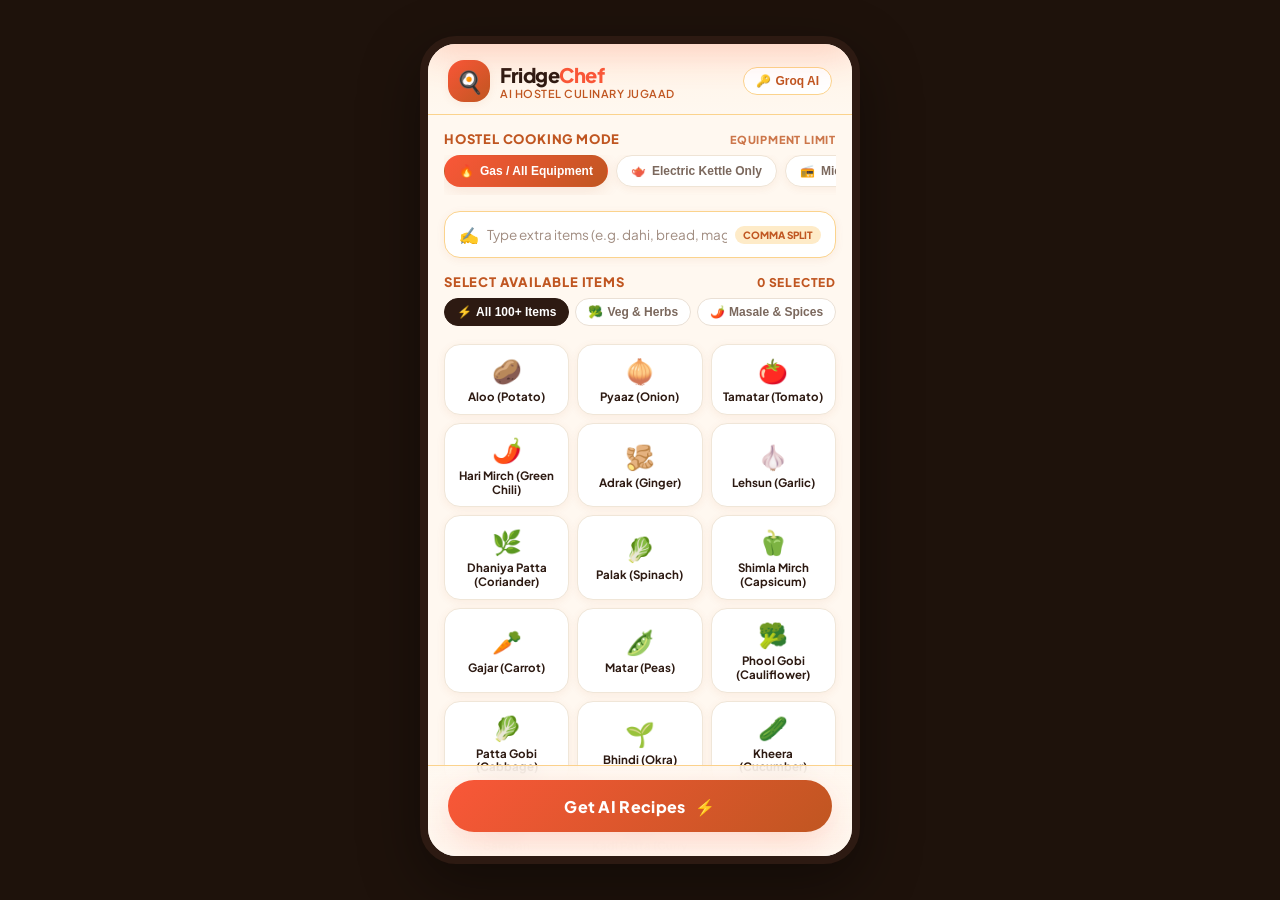
<file: fridgechef-app/index.html>
<!DOCTYPE html>
<html lang="en">
<head>
  <meta charset="UTF-8">
  <meta name="viewport" content="width=device-width, initial-scale=1.0, maximum-scale=1.0, user-scalable=no">
  <title>FridgeChef — AI Student Pantry & Recipe Generator</title>
  <link rel="stylesheet" href="css/style.css">
  <link rel="manifest" href="manifest.json">
  <meta name="theme-color" content="#FFF8F0">
</head>
<body>

  <div class="mobile-app-wrapper">

    <!-- API Key Config Drawer -->
    <div class="api-drawer" id="apiDrawer">
      <h4>⚙️ Groq API Key Settings</h4>
      <p>Using <code>llama-3.1-8b-instant</code>. Leave blank to use our instant offline recipe generator during live hackathon demos!</p>
      <div class="api-input-wrap">
        <input type="password" id="groqKeyInput" placeholder="gsk_..." />
        <button class="save-key-btn" id="saveKeyBtn">Save</button>
      </div>
    </div>

    <!-- App Header -->
    <header class="app-header">
      <div class="brand-wrap">
        <div class="brand-icon">🍳</div>
        <div>
          <div class="brand-title">Fridge<span>Chef</span></div>
          <div class="brand-subtitle">AI Hostel Culinary Jugaad</div>
        </div>
      </div>
      <button class="key-toggle-btn" id="toggleKeyDrawerBtn">
        🔑 <span>Groq AI</span>
      </button>
    </header>

    <!-- Main Scrollable Body -->
    <main class="main-content">

      <!-- Hostel Equipment Mode selector -->
      <div class="section-title">
        <span>Hostel Cooking Mode</span>
        <span style="font-size: 11px; opacity: 0.8;">Equipment Limit</span>
      </div>
      <div class="hostel-mode-bar" id="hostelModeBar">
        <!-- Rendered via JS -->
      </div>

      <!-- Custom Input for comma-separated items -->
      <div class="custom-input-card">
        <div class="custom-input-row">
          <span>✍️</span>
          <input type="text" id="customInput" placeholder="Type extra items (e.g. dahi, bread, maggi)..." />
          <span class="input-badge">Comma Split</span>
        </div>
      </div>

      <!-- Search & Category Filters for 100+ items -->
      <div class="section-title">
        <span>Select Available Items</span>
        <span class="selection-count" id="selectionCount">0 selected</span>
      </div>

      <!-- Category Filter Tabs -->
      <div class="category-tabs" id="categoryTabs">
        <!-- Rendered via JS -->
      </div>

      <!-- 100+ Ingredients Grid -->
      <div class="ingredients-grid-container">
        <div class="ingredients-grid" id="ingredientsGrid">
          <!-- 100+ item chips rendered dynamically -->
        </div>
      </div>

    </main>

    <!-- Sticky Bottom Action Bar -->
    <div class="bottom-action-bar">
      <button class="generate-btn" id="generateBtn">
        <span>Get AI Recipes</span>
        <span>⚡</span>
      </button>
    </div>

    <!-- Recipe Results Modal / Sheet -->
    <div class="recipe-modal-overlay" id="recipeModal">
      <div class="recipe-modal-sheet">
        <div class="sheet-header">
          <div class="sheet-title">🔥 Jugaad Recipes</div>
          <button class="close-sheet-btn" id="closeSheetBtn">✕</button>
        </div>
        <div class="sheet-body" id="recipeSheetBody">
          <!-- Generated recipes populated here -->
        </div>
      </div>
    </div>

  </div>

  <script type="module" src="js/app.js"></script>
</body>
</html>
</file>
<file: fridgechef-app/css/style.css>
/* FridgeChef - Orange & Creme Rust Mobile Aesthetic */
@import url('https://fonts.googleapis.com/css2?family=Plus+Jakarta+Sans:wght@400;500;600;700;800&family=JetBrains+Mono:wght@500;700&display=swap');

:root {
  --bg-creme: #FFF8F0;
  --bg-card: #FFFFFF;
  --bg-card-subtle: #FFF3E6;
  
  --primary-orange: #F95738;
  --primary-orange-hover: #E04426;
  --rust-accent: #C05621;
  --rust-light: #FEEBC8;
  --rust-border: #FBD38D;
  
  --text-dark: #2D1A12;
  --text-muted: #7B685D;
  --text-light: #A08C80;
  
  --shadow-sm: 0 2px 8px rgba(192, 86, 33, 0.08);
  --shadow-md: 0 4px 16px rgba(192, 86, 33, 0.12);
  --shadow-lg: 0 12px 32px rgba(249, 87, 56, 0.2);

  --radius-sm: 10px;
  --radius-md: 16px;
  --radius-lg: 24px;
  --radius-full: 9999px;
  
  --font-main: 'Plus Jakarta Sans', -apple-system, BlinkMacSystemFont, sans-serif;
  --font-mono: 'JetBrains Mono', monospace;
}

* {
  box-sizing: border-box;
  margin: 0;
  padding: 0;
  -webkit-tap-highlight-color: transparent;
}

body {
  font-family: var(--font-main);
  background-color: #1E120B; /* Dark outer backdrop for desktop desktop simulation */
  color: var(--text-dark);
  min-height: 100vh;
  display: flex;
  justify-content: center;
  align-items: center;
  overflow-x: hidden;
}

/* Mobile Frame Wrapper (Mobile Device Only layout) */
.mobile-app-wrapper {
  width: 100%;
  max-width: 440px;
  height: 100vh;
  max-height: 920px;
  background-color: var(--bg-creme);
  position: relative;
  display: flex;
  flex-direction: column;
  box-shadow: 0 20px 60px rgba(0, 0, 0, 0.4);
  overflow: hidden;
}

@media (min-width: 480px) {
  .mobile-app-wrapper {
    height: 92vh;
    border-radius: 36px;
    border: 8px solid #2D1A12;
  }
}

/* Header */
.app-header {
  padding: 16px 20px 12px;
  background: linear-gradient(180deg, #FFF3E6 0%, var(--bg-creme) 100%);
  border-bottom: 1.5px solid var(--rust-border);
  display: flex;
  align-items: center;
  justify-content: space-between;
  z-index: 10;
}

.brand-wrap {
  display: flex;
  align-items: center;
  gap: 10px;
}

.brand-icon {
  width: 42px;
  height: 42px;
  background: linear-gradient(135deg, var(--primary-orange), var(--rust-accent));
  border-radius: var(--radius-md);
  display: flex;
  align-items: center;
  justify-content: center;
  font-size: 22px;
  box-shadow: var(--shadow-sm);
}

.brand-title {
  font-size: 20px;
  font-weight: 800;
  color: var(--text-dark);
  letter-spacing: -0.5px;
}

.brand-title span {
  color: var(--primary-orange);
}

.brand-subtitle {
  font-size: 11px;
  font-weight: 600;
  color: var(--rust-accent);
  text-transform: uppercase;
  letter-spacing: 0.5px;
}

.key-toggle-btn {
  background: #FFFFFF;
  border: 1.5px solid var(--rust-border);
  border-radius: var(--radius-full);
  padding: 6px 12px;
  font-size: 12px;
  font-weight: 700;
  color: var(--rust-accent);
  cursor: pointer;
  display: flex;
  align-items: center;
  gap: 4px;
  transition: all 0.2s ease;
}

.key-toggle-btn:active {
  transform: scale(0.95);
  background: var(--rust-light);
}

/* Main Scrollable Content Area */
.main-content {
  flex: 1;
  overflow-y: auto;
  padding: 16px 16px 120px;
  scroll-behavior: smooth;
}

.main-content::-webkit-scrollbar {
  width: 5px;
}
.main-content::-webkit-scrollbar-thumb {
  background: var(--rust-border);
  border-radius: var(--radius-full);
}

/* Hostel Mode Selector Carousel */
.section-title {
  font-size: 13px;
  font-weight: 800;
  color: var(--rust-accent);
  text-transform: uppercase;
  letter-spacing: 0.8px;
  margin-bottom: 8px;
  display: flex;
  align-items: center;
  justify-content: space-between;
}

.hostel-mode-bar {
  display: flex;
  gap: 8px;
  overflow-x: auto;
  padding-bottom: 8px;
  margin-bottom: 16px;
  scroll-snap-type: x mandatory;
}
.hostel-mode-bar::-webkit-scrollbar {
  display: none;
}

.mode-chip {
  flex: 0 0 auto;
  scroll-snap-align: start;
  background: #FFFFFF;
  border: 1.5px solid #EFE4D6;
  border-radius: var(--radius-full);
  padding: 8px 14px;
  font-size: 12px;
  font-weight: 700;
  color: var(--text-muted);
  display: flex;
  align-items: center;
  gap: 6px;
  cursor: pointer;
  transition: all 0.2s ease;
  box-shadow: var(--shadow-sm);
}

.mode-chip.active {
  background: linear-gradient(135deg, var(--primary-orange), var(--rust-accent));
  color: #FFFFFF;
  border-color: transparent;
  box-shadow: var(--shadow-md);
}

/* Search & Custom Input Box */
.custom-input-card {
  background: #FFFFFF;
  border: 1.5px solid var(--rust-border);
  border-radius: var(--radius-md);
  padding: 12px 14px;
  margin-bottom: 16px;
  box-shadow: var(--shadow-sm);
}

.custom-input-row {
  display: flex;
  align-items: center;
  gap: 8px;
}

.custom-input-row input {
  flex: 1;
  border: none;
  outline: none;
  font-family: var(--font-main);
  font-size: 13.5px;
  font-weight: 600;
  color: var(--text-dark);
  background: transparent;
}

.custom-input-row input::placeholder {
  color: var(--text-light);
  font-weight: 400;
}

.input-badge {
  background: var(--rust-light);
  color: var(--rust-accent);
  font-size: 10px;
  font-weight: 800;
  padding: 3px 8px;
  border-radius: var(--radius-sm);
  text-transform: uppercase;
}

/* Category Filter Tabs */
.category-tabs {
  display: flex;
  gap: 6px;
  overflow-x: auto;
  padding-bottom: 6px;
  margin-bottom: 12px;
}

.category-tabs::-webkit-scrollbar {
  display: none;
}

.tab-btn {
  flex: 0 0 auto;
  background: #FFFFFF;
  border: 1px solid #EAE0D5;
  border-radius: var(--radius-md);
  padding: 6px 12px;
  font-size: 12px;
  font-weight: 700;
  color: var(--text-muted);
  cursor: pointer;
  transition: all 0.2s ease;
  display: flex;
  align-items: center;
  gap: 4px;
}

.tab-btn.active {
  background: var(--text-dark);
  color: #FFFFFF;
  border-color: var(--text-dark);
}

/* Ingredients Grid (100+ items) */
.ingredients-grid-container {
  min-height: 240px;
  margin-bottom: 16px;
}

.ingredients-grid {
  display: grid;
  grid-template-columns: repeat(3, 1fr);
  gap: 8px;
}

.ingredient-chip {
  background: #FFFFFF;
  border: 1.5px solid #F0E6D8;
  border-radius: var(--radius-md);
  padding: 10px 8px;
  display: flex;
  flex-direction: column;
  align-items: center;
  justify-content: center;
  text-align: center;
  gap: 4px;
  cursor: pointer;
  transition: all 0.2s cubic-bezier(0.175, 0.885, 0.32, 1.275);
  user-select: none;
  box-shadow: var(--shadow-sm);
  position: relative;
}

.ingredient-chip:active {
  transform: scale(0.94);
}

.ingredient-chip .item-icon {
  font-size: 24px;
}

.ingredient-chip .item-name {
  font-size: 11.5px;
  font-weight: 700;
  color: var(--text-dark);
  line-height: 1.2;
}

/* Selected Ingredient State */
.ingredient-chip.selected {
  background: linear-gradient(145deg, #FFF0E6 0%, #FFE4D1 100%);
  border: 2px solid var(--primary-orange);
  box-shadow: 0 4px 12px rgba(249, 87, 56, 0.25);
  transform: translateY(-2px);
}

.ingredient-chip.selected::after {
  content: '✓';
  position: absolute;
  top: 4px;
  right: 6px;
  font-size: 10px;
  font-weight: 900;
  color: #FFFFFF;
  background: var(--primary-orange);
  width: 16px;
  height: 16px;
  border-radius: 50%;
  display: flex;
  align-items: center;
  justify-content: center;
}

/* Selected Summary Bar */
.selection-summary {
  background: var(--rust-light);
  border-radius: var(--radius-md);
  padding: 10px 14px;
  margin-bottom: 16px;
  display: flex;
  align-items: center;
  justify-content: space-between;
}

.selection-count {
  font-size: 12px;
  font-weight: 800;
  color: var(--rust-accent);
}

.clear-btn {
  background: transparent;
  border: none;
  font-size: 11px;
  font-weight: 700;
  color: var(--primary-orange);
  cursor: pointer;
  text-decoration: underline;
}

/* Sticky Bottom Action Bar */
.bottom-action-bar {
  position: absolute;
  bottom: 0;
  left: 0;
  right: 0;
  background: linear-gradient(180deg, rgba(255, 248, 240, 0.8) 0%, #FFF8F0 100%);
  backdrop-filter: blur(12px);
  padding: 14px 20px 24px;
  border-top: 1.5px solid var(--rust-border);
  display: flex;
  justify-content: center;
  z-index: 20;
}

.generate-btn {
  width: 100%;
  height: 52px;
  background: linear-gradient(135deg, var(--primary-orange), var(--rust-accent));
  border: none;
  border-radius: var(--radius-full);
  color: #FFFFFF;
  font-family: var(--font-main);
  font-size: 16px;
  font-weight: 800;
  display: flex;
  align-items: center;
  justify-content: center;
  gap: 10px;
  cursor: pointer;
  box-shadow: var(--shadow-lg);
  transition: all 0.2s ease;
  letter-spacing: 0.3px;
}

.generate-btn:active {
  transform: scale(0.97);
  box-shadow: var(--shadow-md);
}

.generate-btn:disabled {
  opacity: 0.6;
  cursor: not-allowed;
}

/* Recipe Results Overlay / Container */
.recipe-modal-overlay {
  position: absolute;
  inset: 0;
  background: rgba(45, 26, 18, 0.85);
  backdrop-filter: blur(8px);
  z-index: 50;
  display: flex;
  flex-direction: column;
  justify-content: flex-end;
  opacity: 0;
  pointer-events: none;
  transition: opacity 0.3s ease;
}

.recipe-modal-overlay.open {
  opacity: 1;
  pointer-events: auto;
}

.recipe-modal-sheet {
  background: var(--bg-creme);
  border-radius: 28px 28px 0 0;
  height: 92%;
  display: flex;
  flex-direction: column;
  overflow: hidden;
  transform: translateY(100%);
  transition: transform 0.3s cubic-bezier(0.175, 0.885, 0.32, 1.2);
}

.recipe-modal-overlay.open .recipe-modal-sheet {
  transform: translateY(0);
}

.sheet-header {
  padding: 16px 20px;
  background: #FFFFFF;
  border-bottom: 1.5px solid var(--rust-border);
  display: flex;
  align-items: center;
  justify-content: space-between;
}

.sheet-title {
  font-size: 18px;
  font-weight: 800;
  color: var(--text-dark);
}

.close-sheet-btn {
  background: var(--rust-light);
  border: none;
  width: 32px;
  height: 32px;
  border-radius: 50%;
  font-size: 16px;
  font-weight: 800;
  color: var(--rust-accent);
  cursor: pointer;
  display: flex;
  align-items: center;
  justify-content: center;
}

.sheet-body {
  flex: 1;
  overflow-y: auto;
  padding: 16px;
}

/* Recipe Cards */
.recipe-card {
  background: #FFFFFF;
  border: 1.5px solid var(--rust-border);
  border-radius: var(--radius-lg);
  padding: 16px;
  margin-bottom: 16px;
  box-shadow: var(--shadow-md);
  transition: transform 0.2s ease;
}

.recipe-card-header {
  display: flex;
  justify-content: space-between;
  align-items: flex-start;
  margin-bottom: 8px;
}

.recipe-title {
  font-size: 17px;
  font-weight: 800;
  color: var(--text-dark);
  line-height: 1.3;
}

.complexity-badge {
  font-family: var(--font-mono);
  font-size: 10.5px;
  font-weight: 700;
  background: var(--rust-light);
  color: var(--rust-accent);
  padding: 3px 8px;
  border-radius: var(--radius-sm);
  white-space: nowrap;
}

.recipe-tagline {
  font-size: 12.5px;
  color: var(--text-muted);
  margin-bottom: 12px;
  font-style: italic;
}

.recipe-meta-row {
  display: flex;
  gap: 12px;
  margin-bottom: 12px;
  padding-bottom: 10px;
  border-bottom: 1px dashed var(--rust-border);
}

.meta-item {
  font-size: 11.5px;
  font-weight: 700;
  color: var(--rust-accent);
  display: flex;
  align-items: center;
  gap: 4px;
}

/* Jugaad Swap Callouts */
.jugaad-box {
  background: #FFF4EC;
  border-left: 3px solid var(--primary-orange);
  border-radius: var(--radius-sm);
  padding: 8px 10px;
  margin-bottom: 12px;
  font-size: 11.5px;
}

.jugaad-title {
  font-weight: 800;
  color: var(--primary-orange);
  margin-bottom: 2px;
}

/* Cooking Steps & Interactive Timers */
.steps-list {
  display: flex;
  flex-direction: column;
  gap: 10px;
  margin-bottom: 14px;
}

.step-item {
  background: var(--bg-creme);
  border-radius: var(--radius-md);
  padding: 10px 12px;
  display: flex;
  flex-direction: column;
  gap: 6px;
}

.step-top {
  display: flex;
  align-items: flex-start;
  gap: 10px;
}

.step-num {
  background: var(--primary-orange);
  color: #FFFFFF;
  font-size: 11px;
  font-weight: 900;
  width: 22px;
  height: 22px;
  border-radius: 50%;
  display: flex;
  align-items: center;
  justify-content: center;
  flex-shrink: 0;
}

.step-text {
  font-size: 13px;
  font-weight: 500;
  color: var(--text-dark);
  line-height: 1.4;
  flex: 1;
}

/* Step Timer Widget */
.timer-widget {
  align-self: flex-end;
  display: flex;
  align-items: center;
  gap: 6px;
  background: #FFFFFF;
  border: 1px solid var(--rust-border);
  border-radius: var(--radius-full);
  padding: 4px 10px;
  font-family: var(--font-mono);
  font-size: 11px;
  font-weight: 700;
  color: var(--rust-accent);
}

.timer-start-btn {
  background: var(--primary-orange);
  border: none;
  color: #FFFFFF;
  padding: 2px 8px;
  border-radius: var(--radius-sm);
  font-size: 10px;
  font-weight: 800;
  cursor: pointer;
}

.timer-start-btn.running {
  background: #E53E3E;
  animation: pulse 1s infinite;
}

@keyframes pulse {
  0% { opacity: 1; }
  50% { opacity: 0.6; }
  100% { opacity: 1; }
}

.hostel-tip-box {
  background: var(--rust-light);
  border-radius: var(--radius-sm);
  padding: 8px 12px;
  font-size: 11.5px;
  font-weight: 700;
  color: var(--rust-accent);
}

/* API Key Drawer Modal */
.api-drawer {
  position: absolute;
  top: 0;
  left: 0;
  right: 0;
  background: #FFFFFF;
  border-bottom: 2px solid var(--rust-border);
  padding: 16px 20px;
  z-index: 60;
  box-shadow: var(--shadow-lg);
  transform: translateY(-100%);
  transition: transform 0.3s ease;
}

.api-drawer.open {
  transform: translateY(0);
}

.api-drawer h4 {
  font-size: 14px;
  font-weight: 800;
  margin-bottom: 6px;
}

.api-drawer p {
  font-size: 11px;
  color: var(--text-muted);
  margin-bottom: 10px;
}

.api-input-wrap {
  display: flex;
  gap: 8px;
}

.api-input-wrap input {
  flex: 1;
  padding: 8px 12px;
  border: 1px solid var(--rust-border);
  border-radius: var(--radius-sm);
  font-family: var(--font-mono);
  font-size: 12px;
}

.save-key-btn {
  background: var(--primary-orange);
  color: #FFFFFF;
  border: none;
  padding: 8px 14px;
  border-radius: var(--radius-sm);
  font-weight: 700;
  cursor: pointer;
}
</file>
